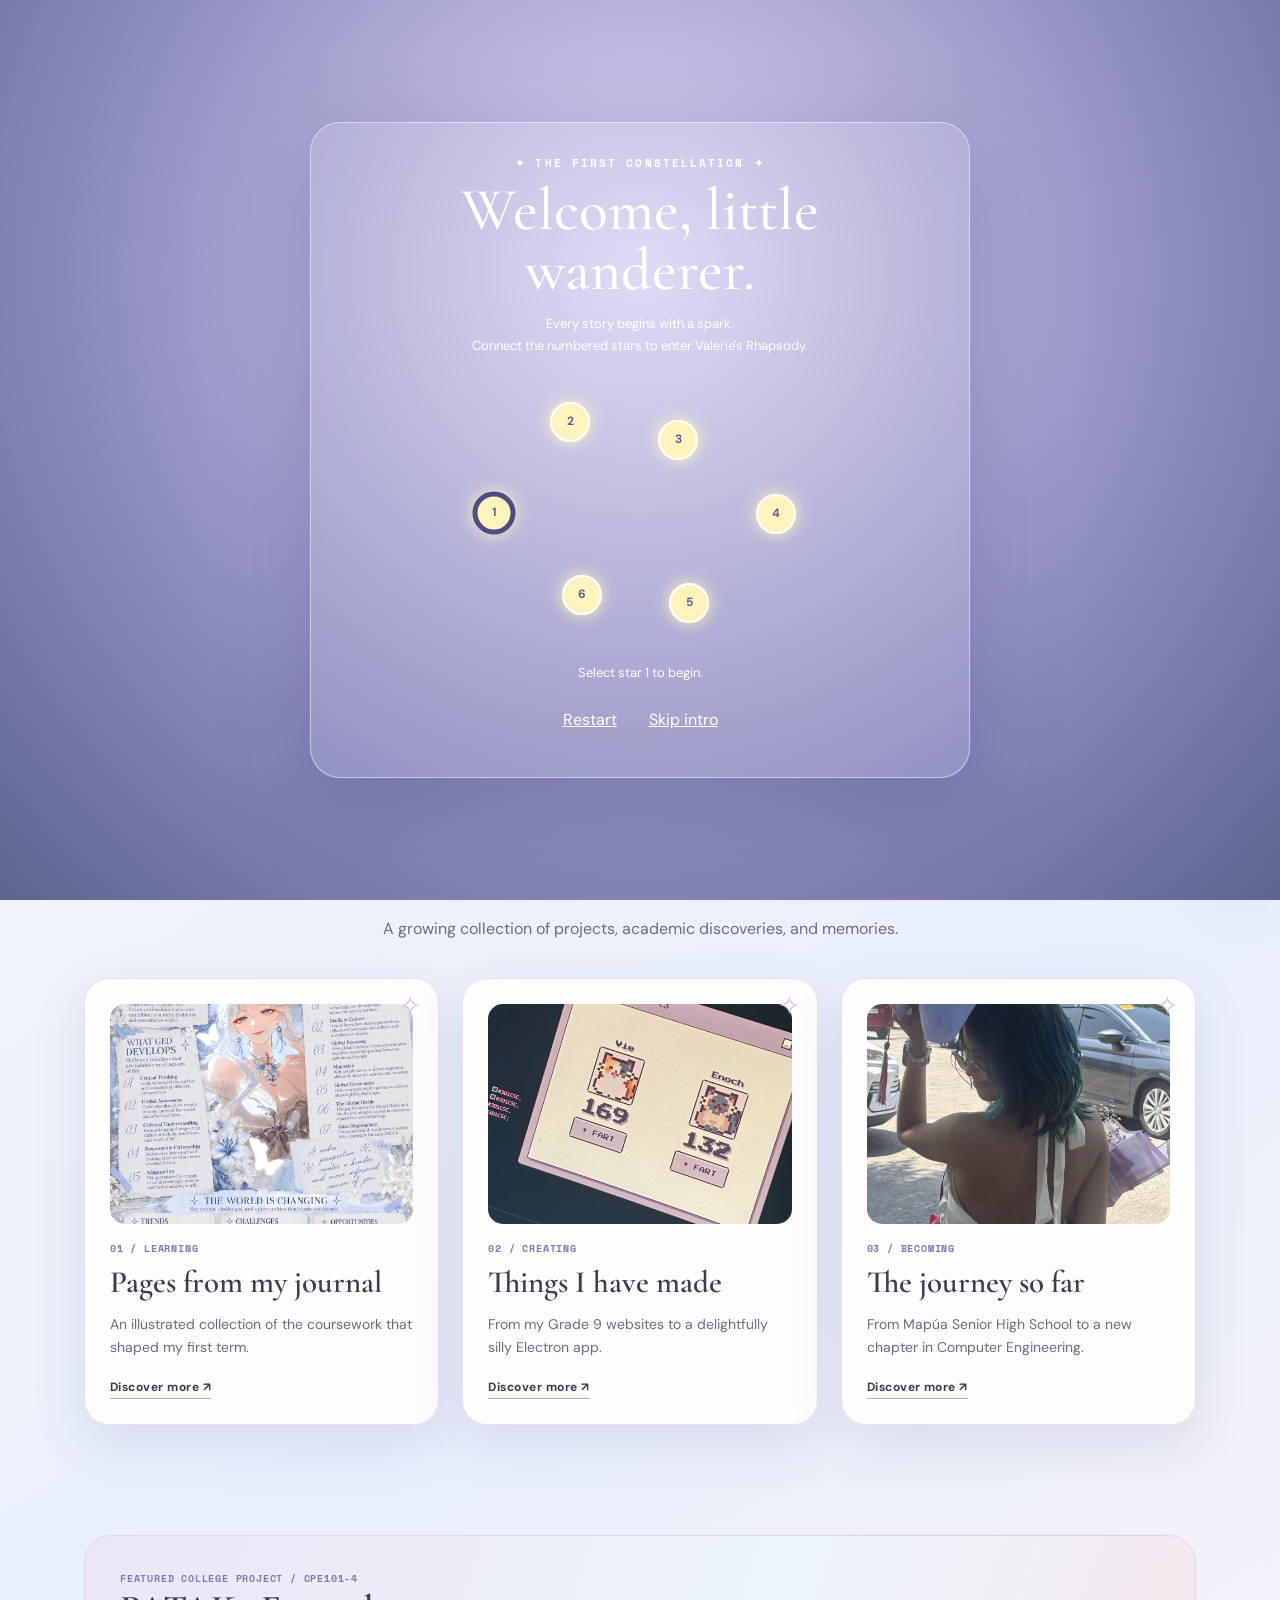
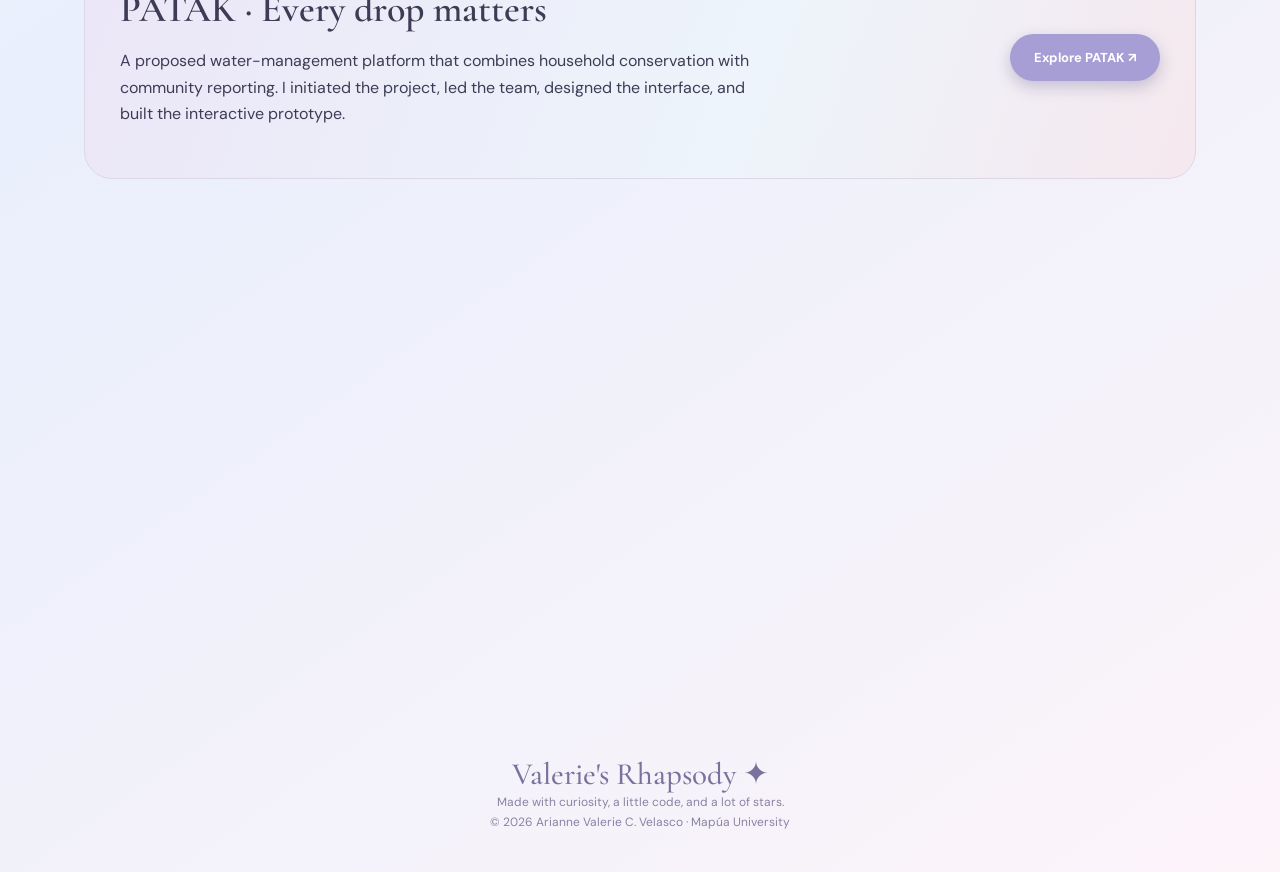
<file: index.html>
<!doctype html><html lang="en"><head><meta charset="utf-8"><meta name="viewport" content="width=device-width,initial-scale=1"><meta name="theme-color" content="#e8e4f5"><meta name="description" content="Valerie's Rhapsody — the academic and creative portfolio of Arianne Valerie C. Velasco, a Mapúa Computer Engineering student."><title>Index | Valerie's Rhapsody</title><link rel="stylesheet" href="style.css"></head><body data-page="home"><div id="app"></div><script src="app.js" defer></script></body></html>
</file>
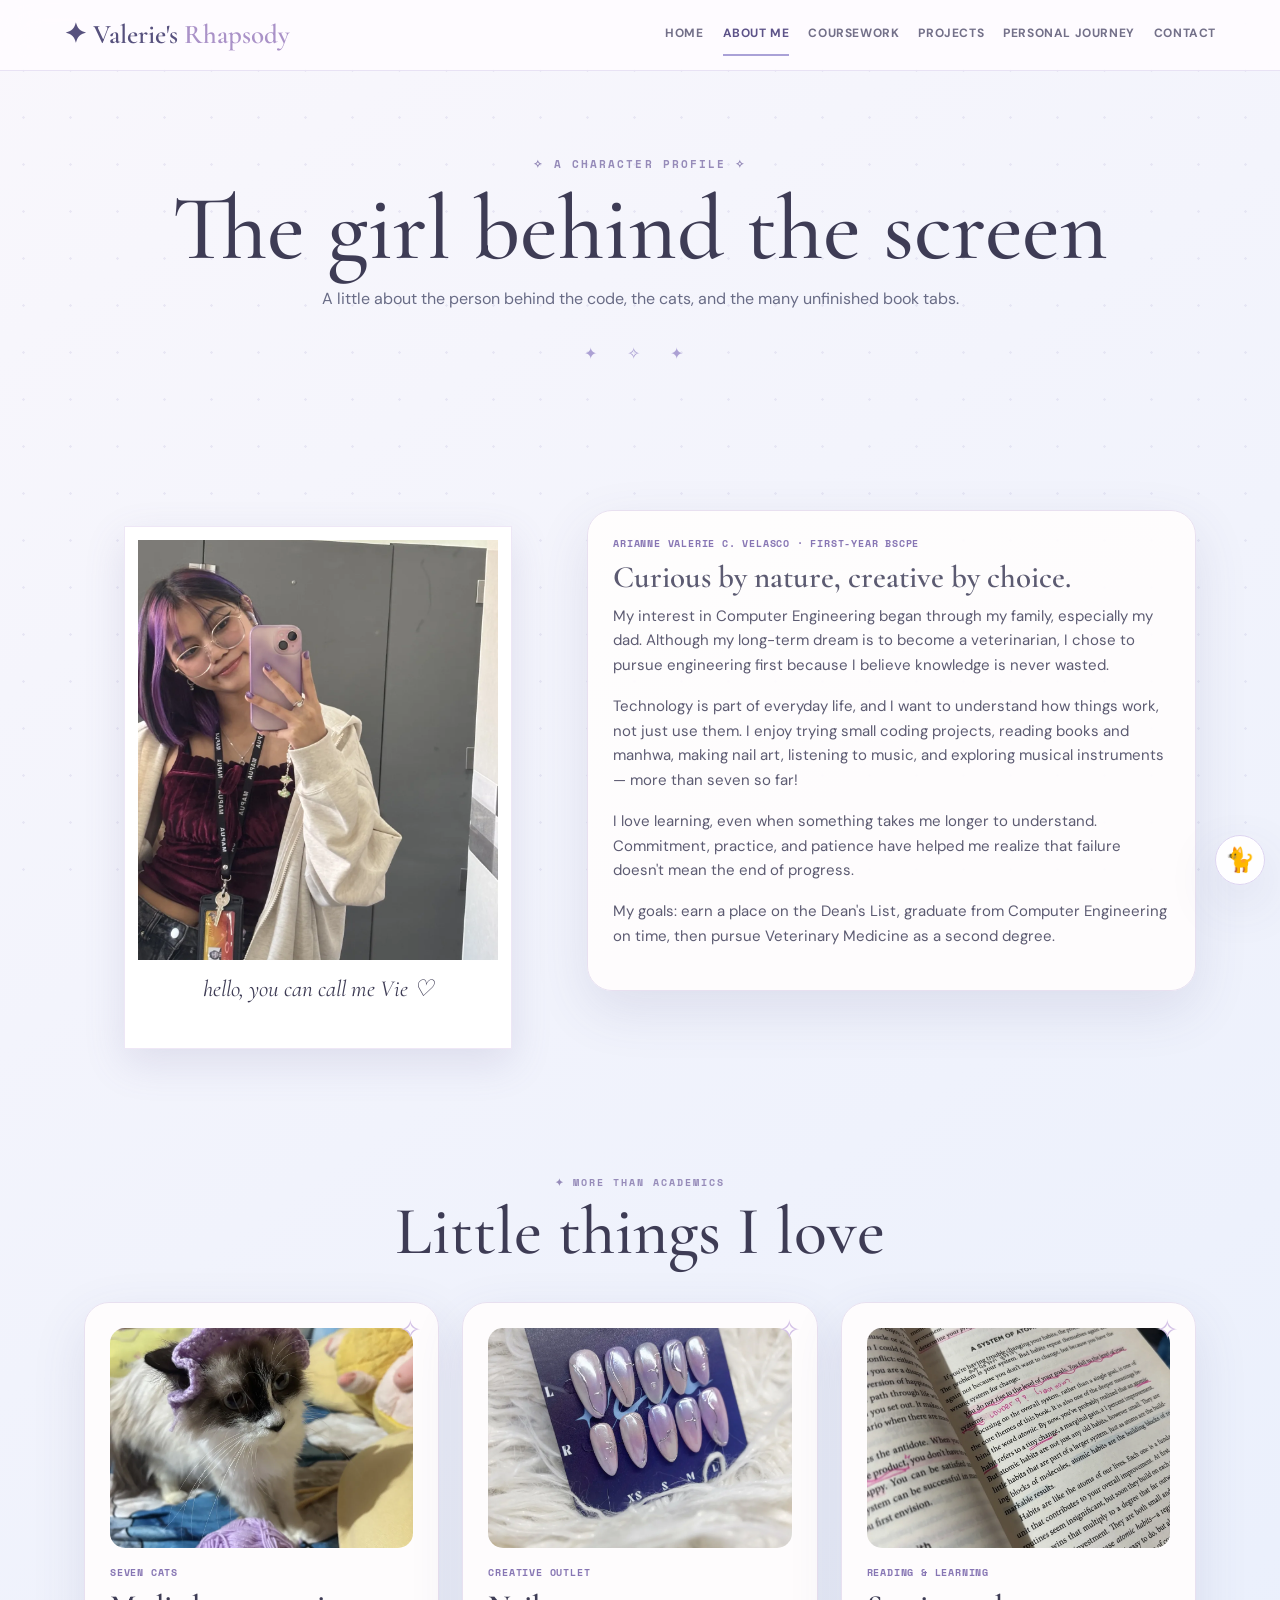
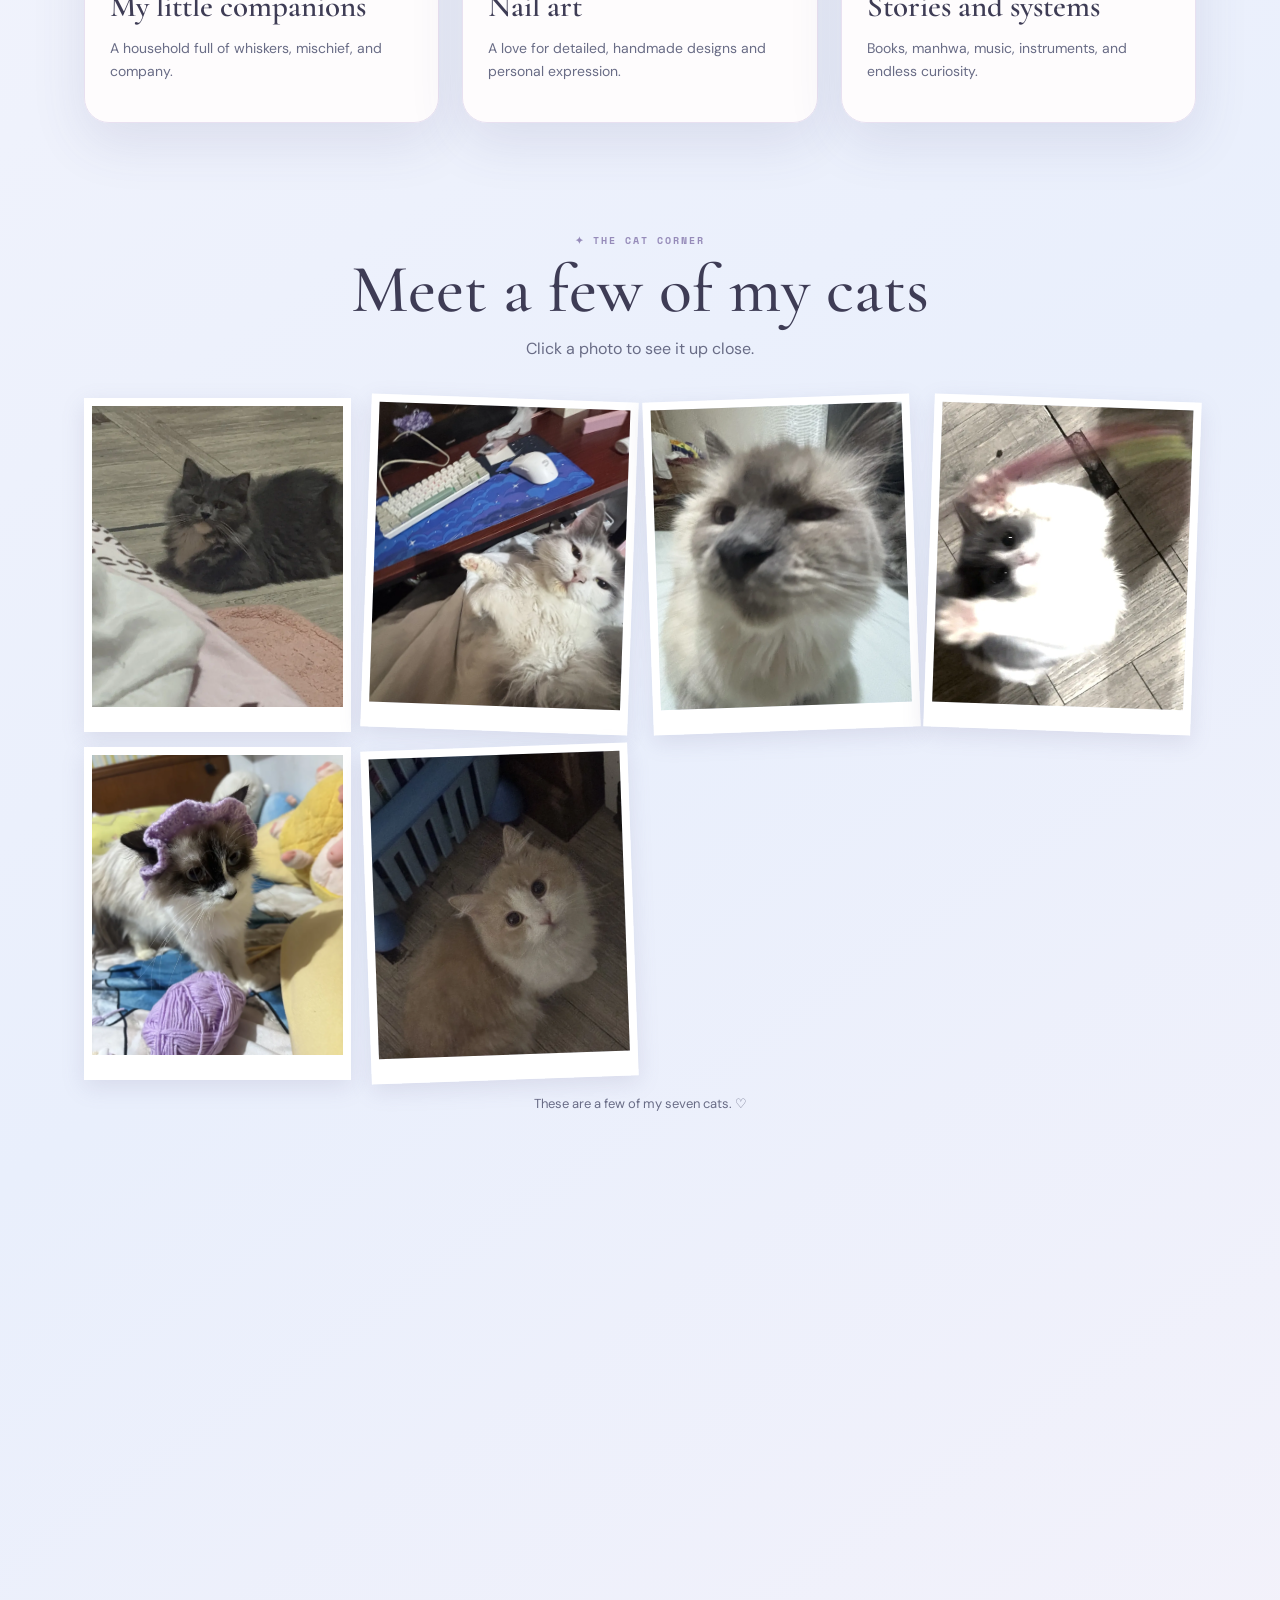
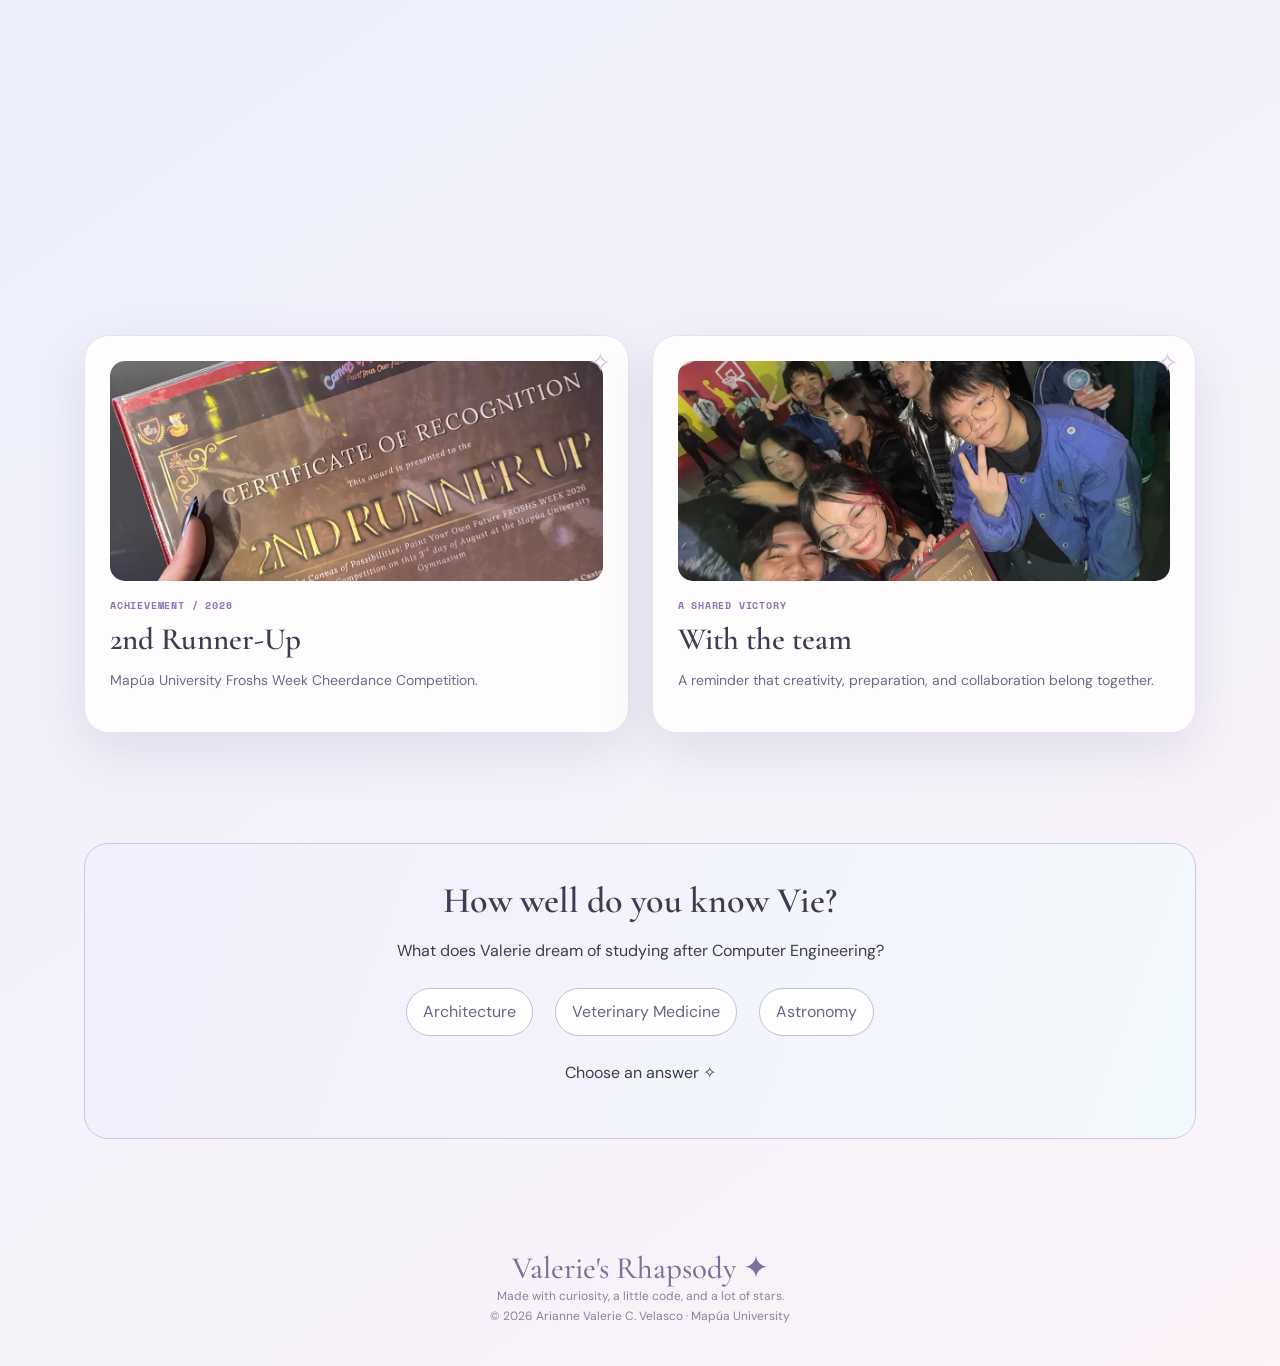
<file: about.html>
<!doctype html><html lang="en"><head><meta charset="utf-8"><meta name="viewport" content="width=device-width,initial-scale=1"><meta name="theme-color" content="#e8e4f5"><meta name="description" content="Valerie's Rhapsody — the academic and creative portfolio of Arianne Valerie C. Velasco, a Mapúa Computer Engineering student."><title>About | Valerie's Rhapsody</title><link rel="stylesheet" href="style.css"></head><body data-page="about"><div id="app"></div><script src="app.js" defer></script></body></html>
</file>
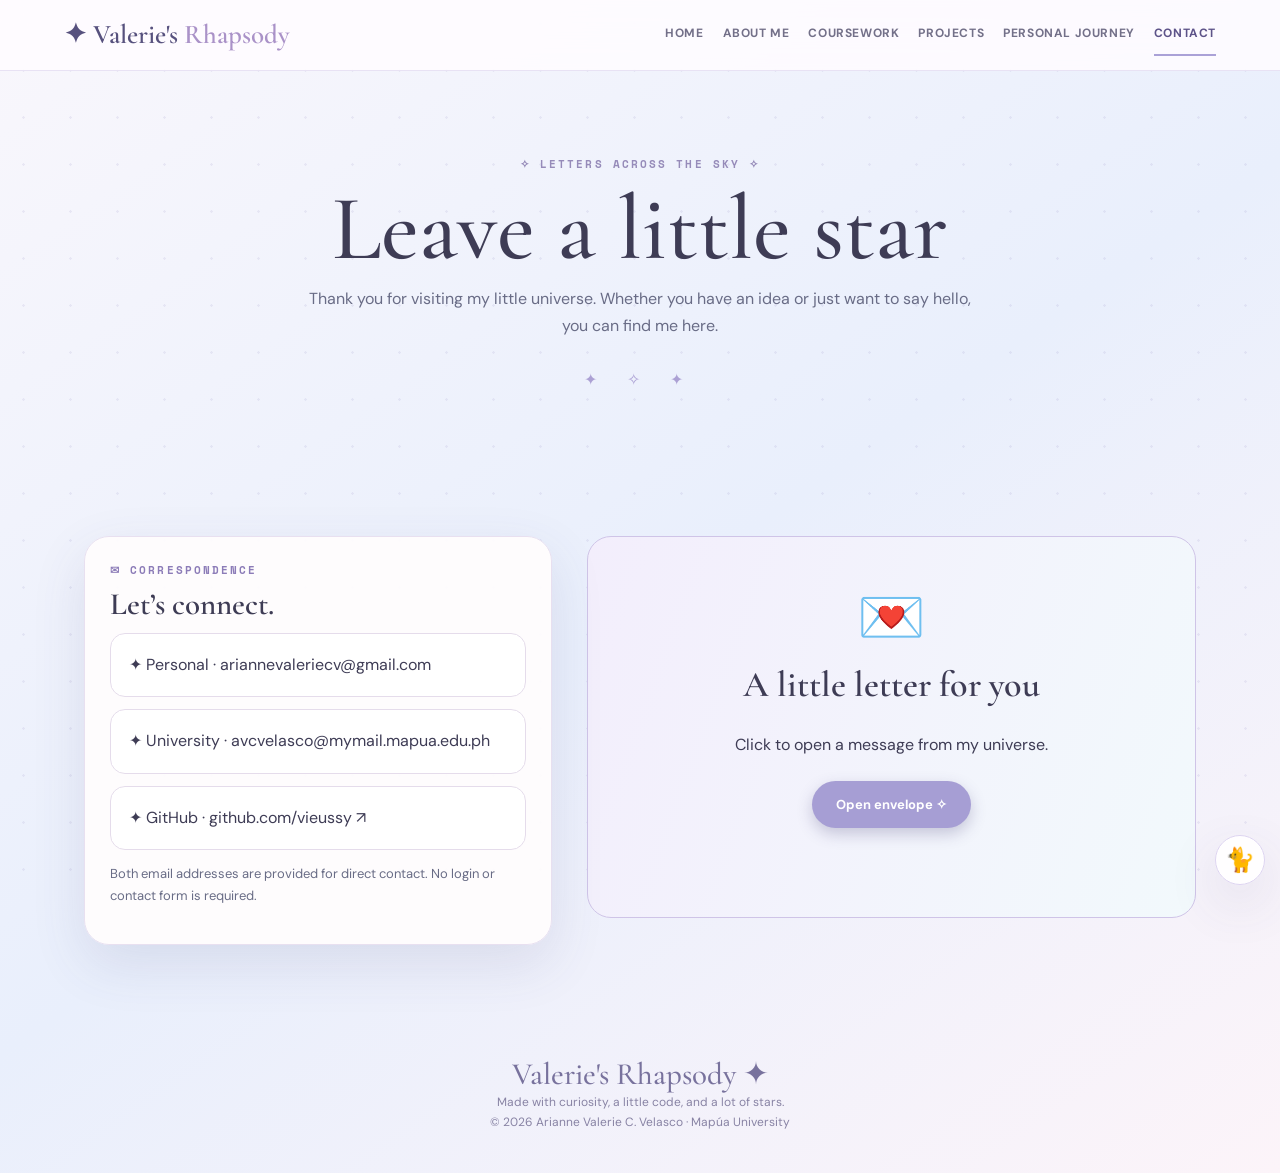
<file: contact.html>
<!doctype html><html lang="en"><head><meta charset="utf-8"><meta name="viewport" content="width=device-width,initial-scale=1"><meta name="theme-color" content="#e8e4f5"><meta name="description" content="Valerie's Rhapsody — the academic and creative portfolio of Arianne Valerie C. Velasco, a Mapúa Computer Engineering student."><title>Contact | Valerie's Rhapsody</title><link rel="stylesheet" href="style.css"></head><body data-page="contact"><div id="app"></div><script src="app.js" defer></script></body></html>
</file>
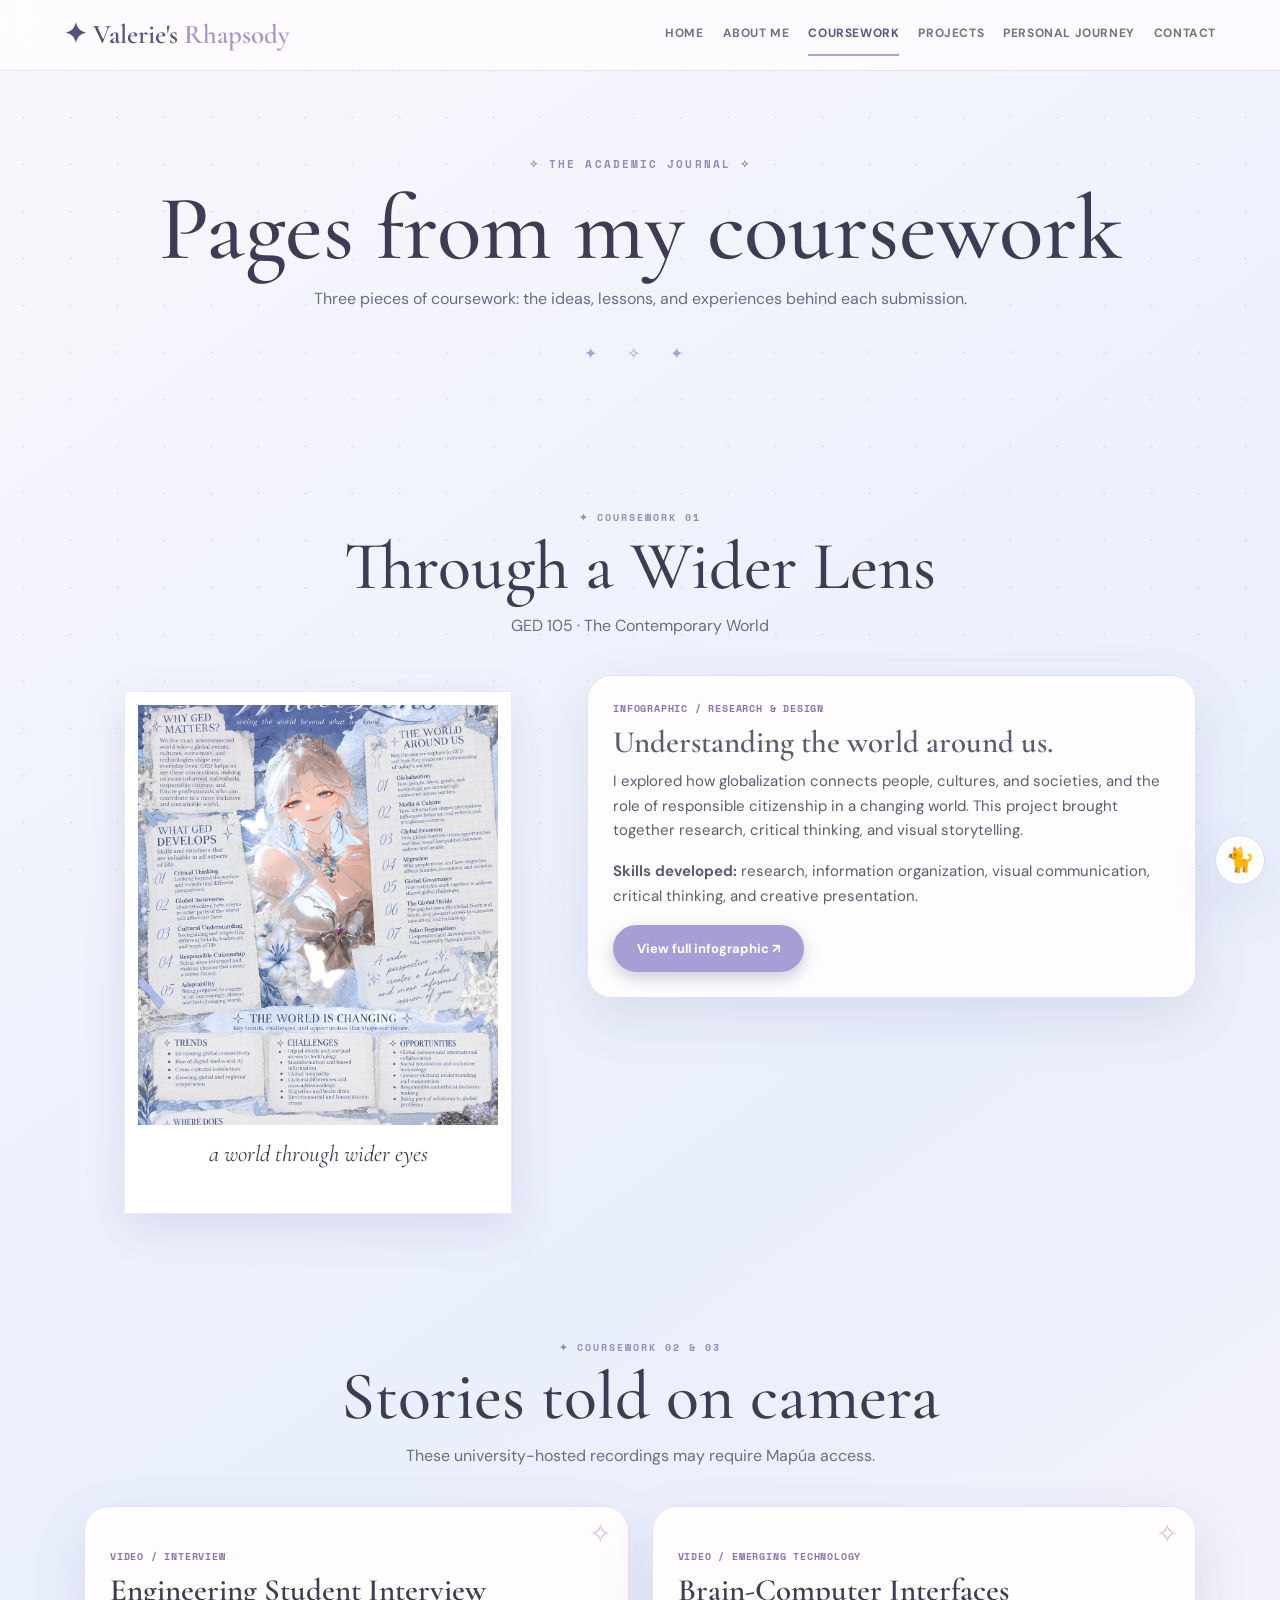
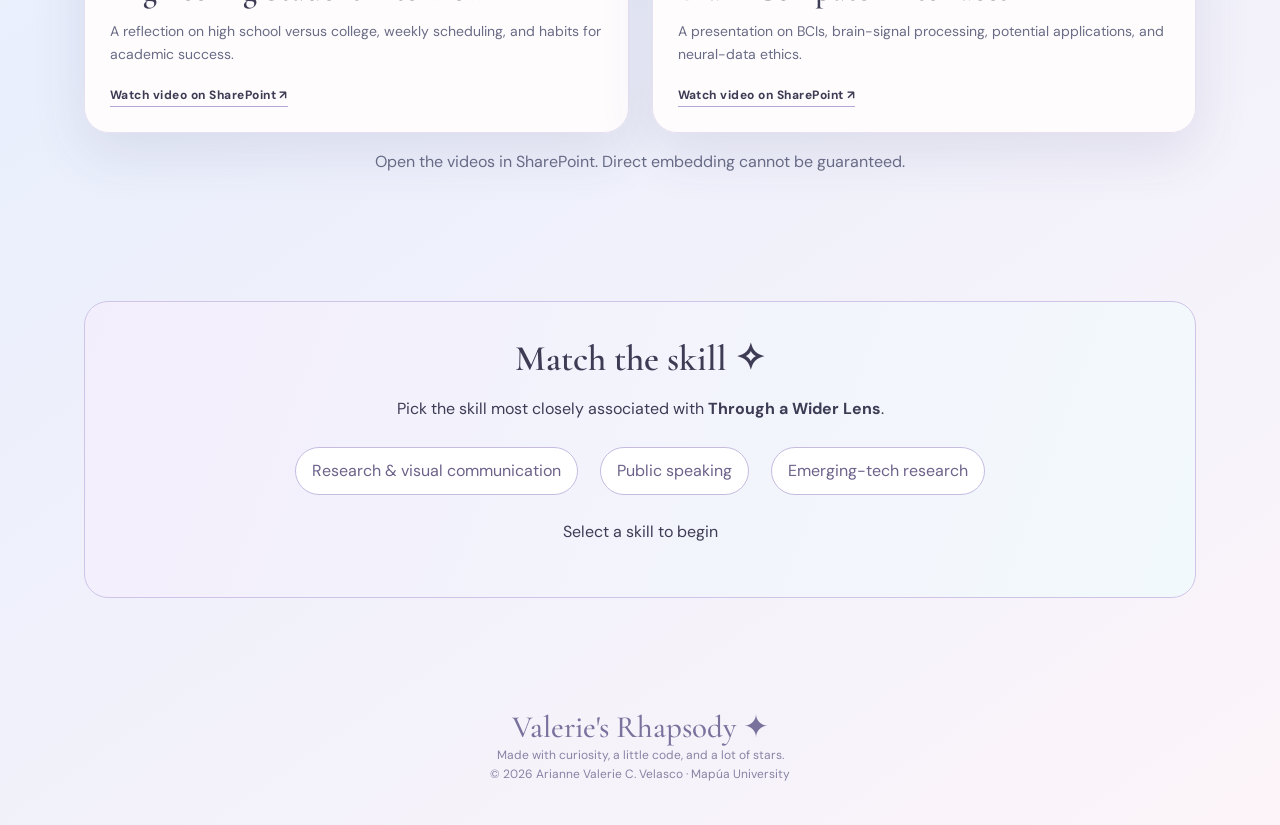
<file: coursework.html>
<!doctype html><html lang="en"><head><meta charset="utf-8"><meta name="viewport" content="width=device-width,initial-scale=1"><meta name="theme-color" content="#e8e4f5"><meta name="description" content="Valerie's Rhapsody — the academic and creative portfolio of Arianne Valerie C. Velasco, a Mapúa Computer Engineering student."><title>Coursework | Valerie's Rhapsody</title><link rel="stylesheet" href="style.css"></head><body data-page="coursework"><div id="app"></div><script src="app.js" defer></script></body></html>
</file>
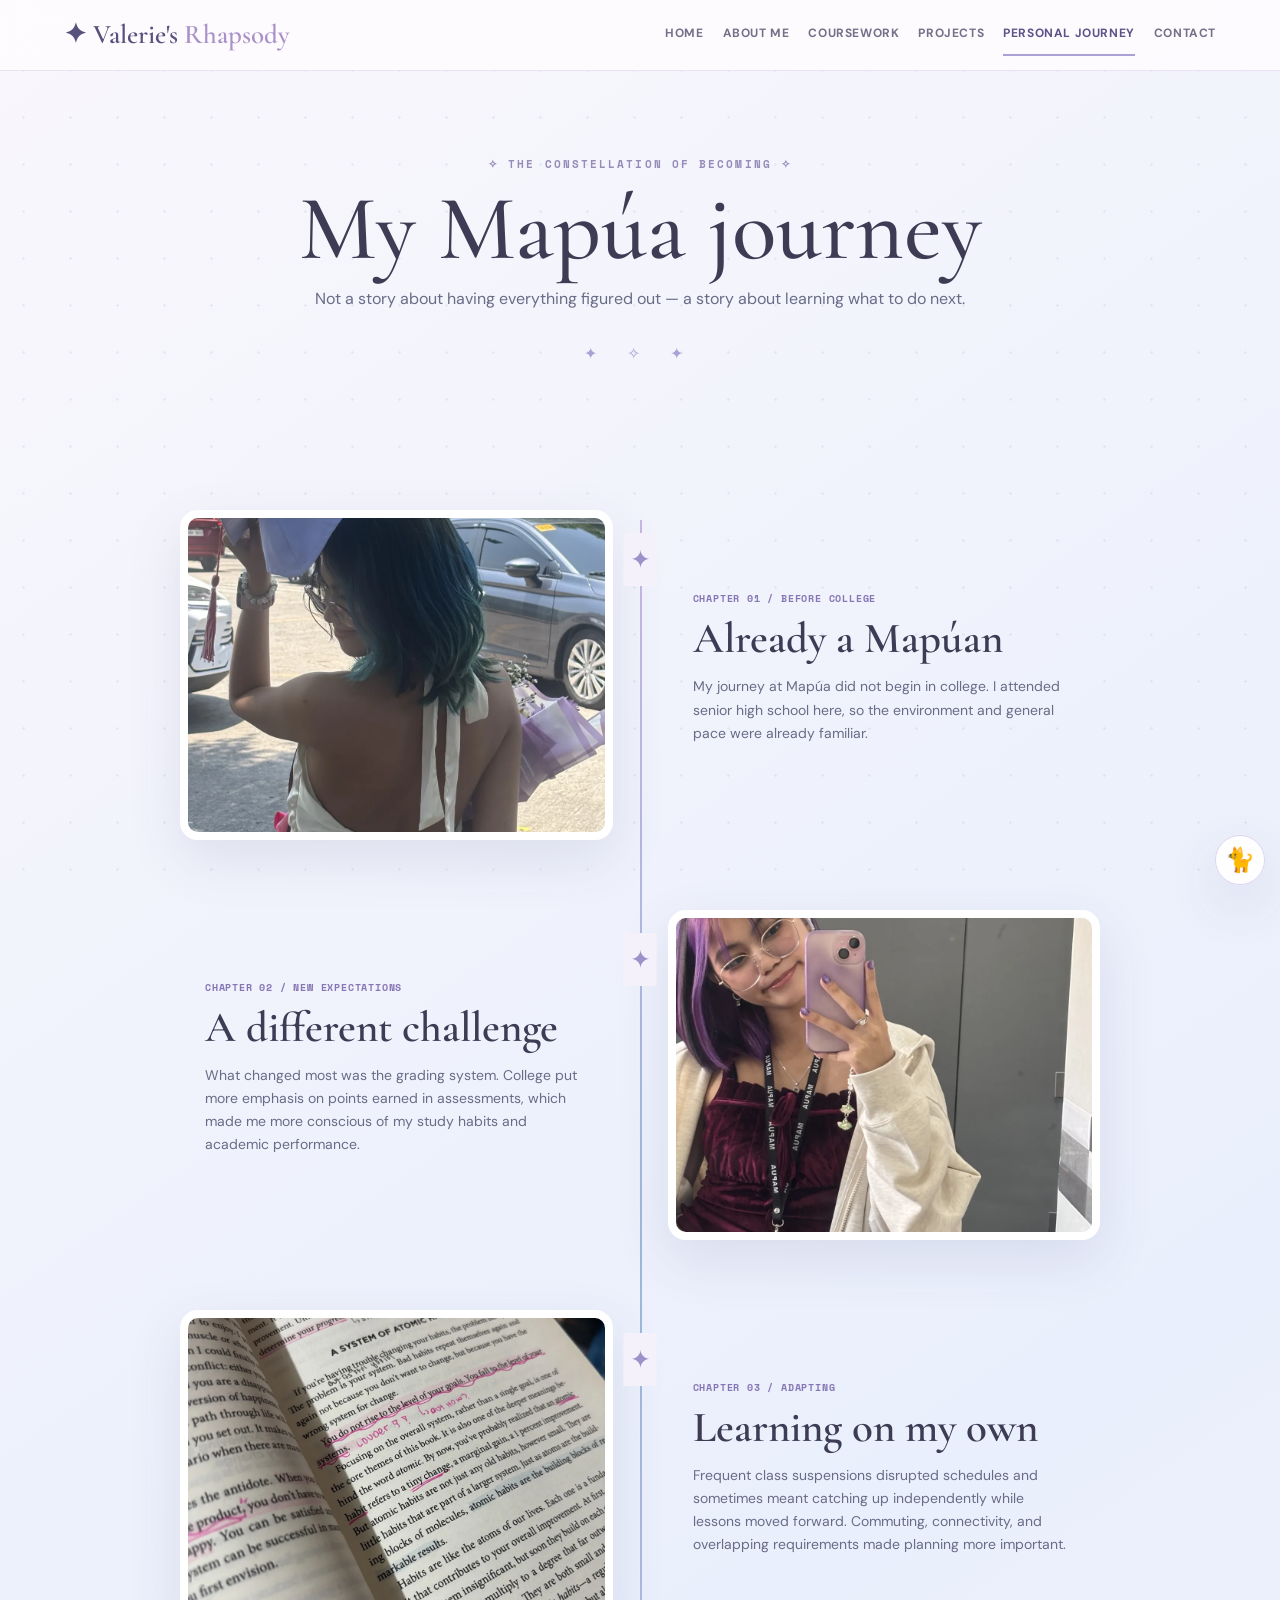
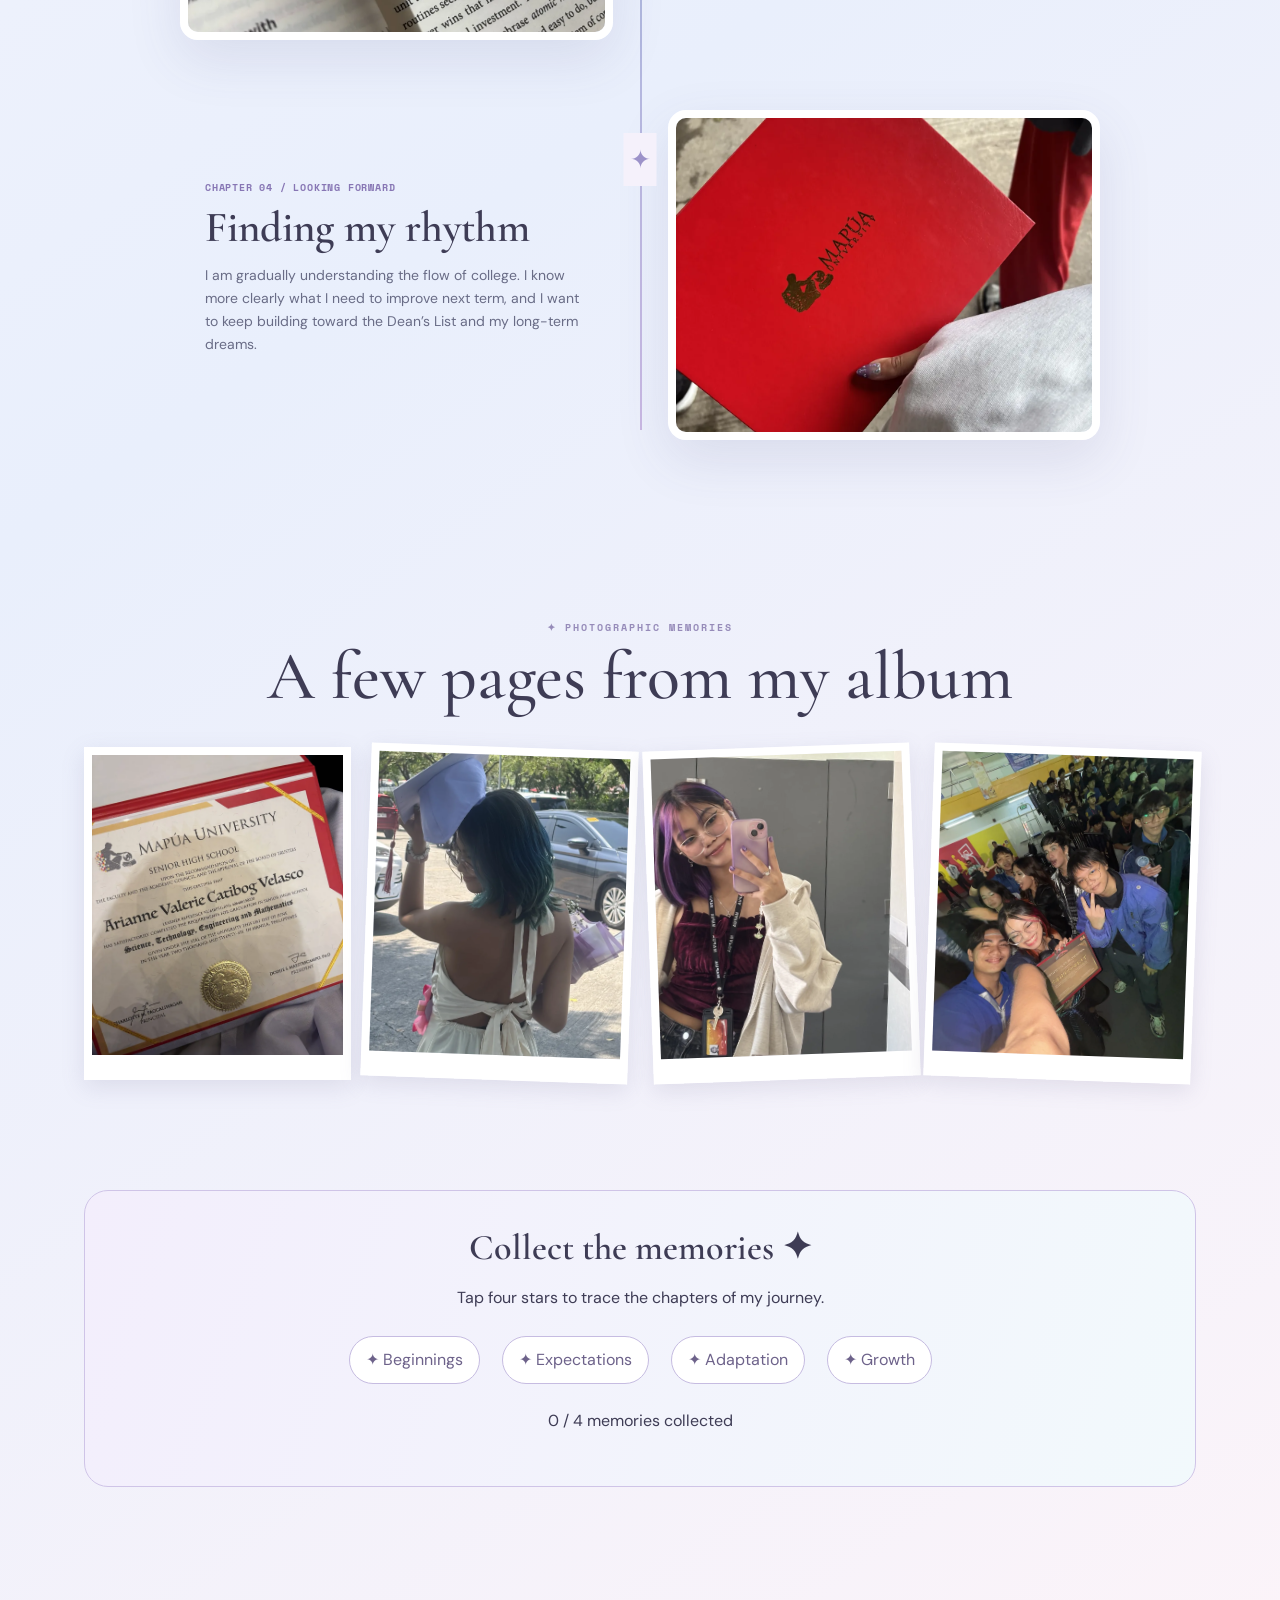
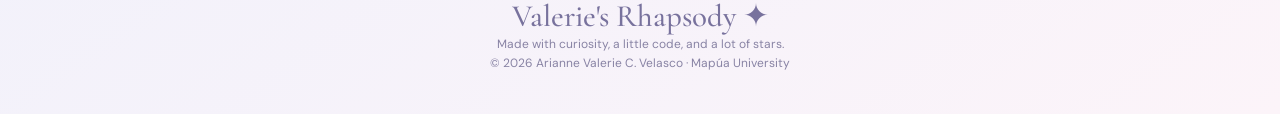
<file: journey.html>
<!doctype html><html lang="en"><head><meta charset="utf-8"><meta name="viewport" content="width=device-width,initial-scale=1"><meta name="theme-color" content="#e8e4f5"><meta name="description" content="Valerie's Rhapsody — the academic and creative portfolio of Arianne Valerie C. Velasco, a Mapúa Computer Engineering student."><title>Journey | Valerie's Rhapsody</title><link rel="stylesheet" href="style.css"></head><body data-page="journey"><div id="app"></div><script src="app.js" defer></script></body></html>
</file>
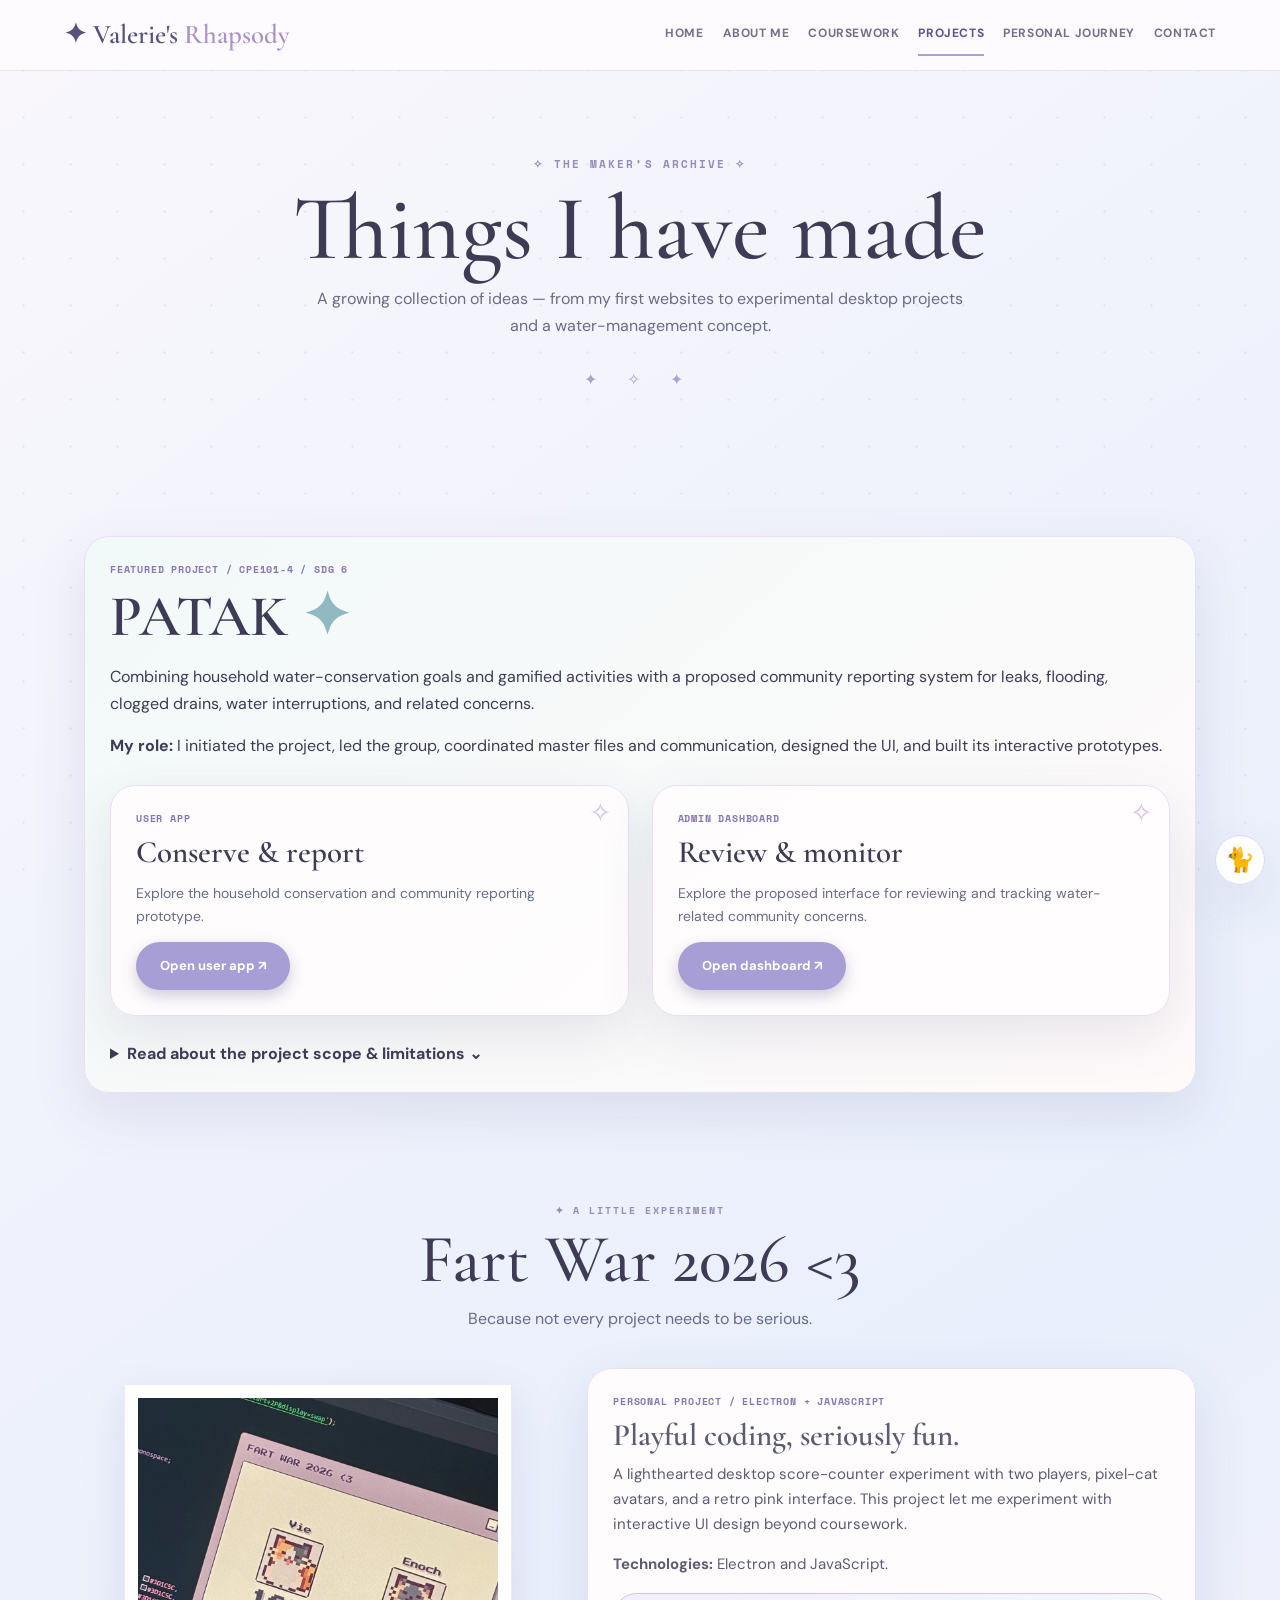
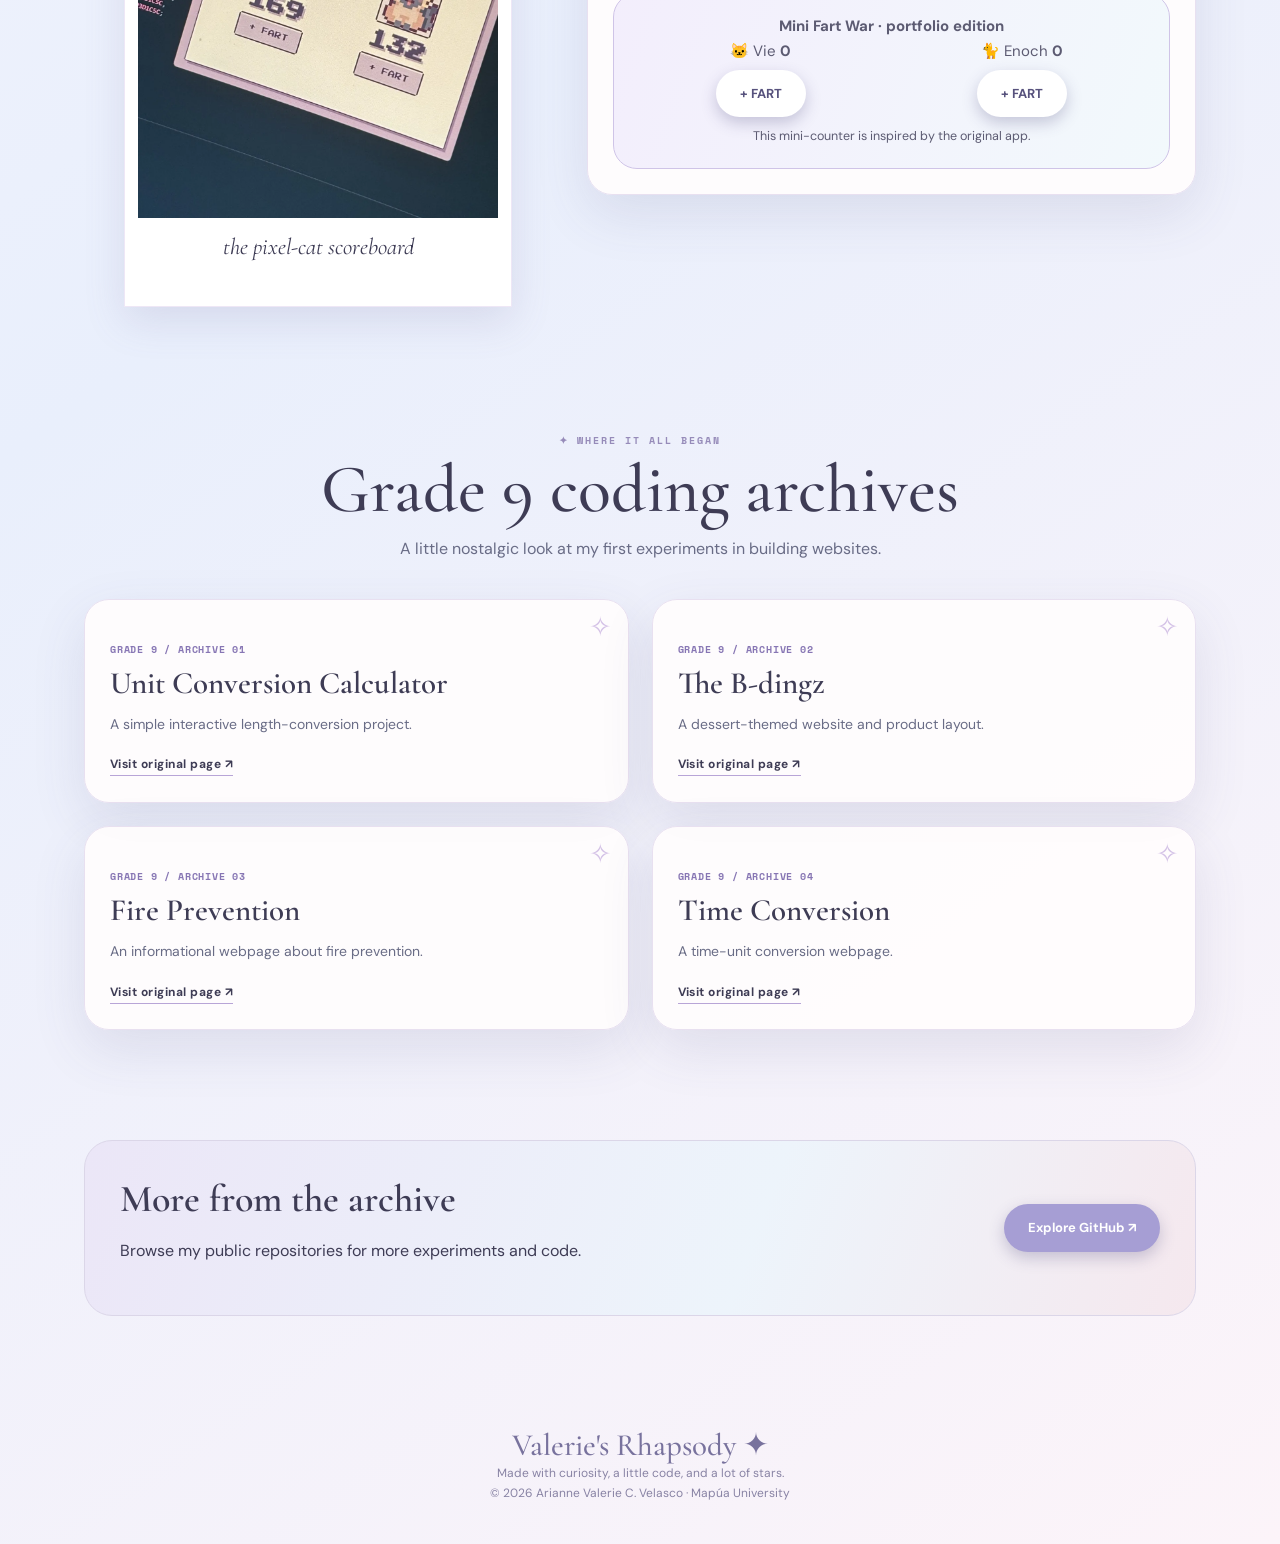
<file: projects.html>
<!doctype html><html lang="en"><head><meta charset="utf-8"><meta name="viewport" content="width=device-width,initial-scale=1"><meta name="theme-color" content="#e8e4f5"><meta name="description" content="Valerie's Rhapsody — the academic and creative portfolio of Arianne Valerie C. Velasco, a Mapúa Computer Engineering student."><title>Projects | Valerie's Rhapsody</title><link rel="stylesheet" href="style.css"></head><body data-page="projects"><div id="app"></div><script src="app.js" defer></script></body></html>
</file>
<file: style.css>
@import url('https://fonts.googleapis.com/css2?family=Cormorant+Garamond:wght@400;500;600;700&family=DM+Sans:wght@400;500;600;700&family=Space+Mono:wght@400;700&display=swap');
:root{--ink:#3e3c55;--muted:#696c86;--lav:#bfb4e6;--blue:#aabde5;--cream:#fffaf5;--paper:#fffefd;--gold:#c9b18f;--rose:#efd6e4;--teal:#c6e5de;--shadow:0 19px 54px rgba(77,73,124,.12)}*{box-sizing:border-box}html{scroll-behavior:smooth}body{margin:0;font-family:'DM Sans',sans-serif;color:var(--ink);line-height:1.65;background:linear-gradient(145deg,#f9f7fc,#e9effc 51%,#fcf4f9);min-height:100vh}body:before{content:'';position:fixed;inset:0;z-index:-1;pointer-events:none;background-image:radial-gradient(#a6a0d0 1px,transparent 1.5px);background-size:47px 47px;opacity:.17}button,a{font:inherit}button{cursor:pointer}a{color:inherit}a:hover{color:#7470bd}img{max-width:100%;display:block}.shell{max-width:1160px;margin:auto;padding:0 24px}.nav{position:sticky;top:0;z-index:30;background:rgba(255,252,255,.85);backdrop-filter:blur(17px);border-bottom:1px solid #e8e2f4}.navinner{max-width:1200px;margin:auto;display:flex;align-items:center;justify-content:space-between;padding:14px 24px;gap:16px}.brand{font:600 27px 'Cormorant Garamond',serif;white-space:nowrap;text-decoration:none;color:#57517e}.brand span{color:#aa92c8}.navlinks{display:flex;gap:19px;align-items:center}.navlinks a{text-decoration:none;font-size:12px;font-weight:700;letter-spacing:.05em;text-transform:uppercase;color:#737089;padding:10px 0;border-bottom:2px solid transparent}.navlinks a[aria-current=page]{border-color:#aaa1d7;color:#5d5389}.menu{display:none;background:#eee9fa;color:var(--ink);border:0;padding:10px 15px;border-radius:12px}.hero{min-height:620px;margin:43px auto 24px;position:relative;overflow:hidden;background:linear-gradient(120deg,rgba(102,117,182,.93),rgba(162,169,217,.84) 56%,rgba(188,167,205,.86));border:7px solid rgba(255,255,255,.65);outline:1px solid #dcd5ee;border-radius:33px;box-shadow:var(--shadow);color:white;display:grid;grid-template-columns:1fr .91fr;align-items:center}.hero:before{content:'';position:absolute;inset:0;background:radial-gradient(circle at 12% 40%,#dce5ff55 0 17%,transparent 18%),radial-gradient(circle at 85% 96%,#ede7ff66 0 19%,transparent 20%),radial-gradient(#fff9 1px,transparent 2px);background-size:auto,auto,32px 32px;opacity:.67}.hero .intro{padding:70px 35px 65px 64px;position:relative;z-index:2}.eyebrow{font:700 11px 'Space Mono',monospace;letter-spacing:.19em;text-transform:uppercase}.hero h1{font:500 clamp(58px,8vw,108px)/.91 'Cormorant Garamond',serif;margin:24px 0}.hero .subtitle{font-size:17px;max-width:400px;color:#fffef9}.hero .tag{font:italic 25px 'Cormorant Garamond',serif;margin:26px 0}.hero .figure{align-self:end;height:100%;display:flex;align-items:end;justify-content:center;position:relative}.hero .figure img{object-fit:cover;object-position:center 28%;height:540px;width:90%;max-width:430px;border-radius:210px 210px 18px 18px;border:6px solid #fff8;box-shadow:0 0 0 12px #fff2,0 0 65px #d9c6ed66}.hero .figure:after{content:'✦  ✧   ✦';position:absolute;top:5%;right:8%;font-size:29px;letter-spacing:14px;opacity:.8}.btn{border:none;background:#fff;color:#57527d;padding:13px 24px;border-radius:40px;font-size:13px;font-weight:700;text-decoration:none;display:inline-flex;align-items:center;gap:8px;box-shadow:0 6px 15px #413b7440;transition:transform .22s,box-shadow .22s}.btn:hover{transform:translateY(-3px);box-shadow:0 12px 22px #413b7440;color:#56517e}.btn.alt{background:#a69ed4;color:white}.btn.line{background:transparent;border:1px solid #c5b9de;box-shadow:none}.btns{display:flex;gap:12px;flex-wrap:wrap;margin-top:28px}.section{padding:55px 0}.sectiontitle{text-align:center;margin:0 0 36px}.sectiontitle .small{font:700 10px 'Space Mono',monospace;letter-spacing:.2em;color:#968bb9;text-transform:uppercase}.sectiontitle h2{font:500 clamp(42px,6vw,68px)/1 'Cormorant Garamond',serif;margin:8px 0 12px}.sectiontitle p{max-width:600px;margin:0 auto;color:var(--muted)}.grid{display:grid;grid-template-columns:repeat(3,1fr);gap:23px}.grid.two{grid-template-columns:repeat(2,1fr)}.card,.paper{background:#fffdfdec;border:1px solid #e8e0f0;border-radius:25px;box-shadow:var(--shadow);padding:25px;position:relative;overflow:hidden}.card:before{content:'✧';position:absolute;right:16px;top:5px;color:#d4c2e7;font-size:27px}.card h3,.paper h3{font:600 31px/1.05 'Cormorant Garamond',serif;margin:10px 0}.card p{color:var(--muted);font-size:14px}.card img,.paper img{width:100%;height:220px;object-fit:cover;border-radius:15px}.card img.vertical{height:290px;object-position:top}.card .pill,.pill{font:700 10px 'Space Mono',monospace;letter-spacing:.08em;color:#8776b4;text-transform:uppercase}.link{font-size:12px;font-weight:700;letter-spacing:.04em;text-decoration:none;border-bottom:1px solid #b8a5d7;padding-bottom:3px}.flourish{color:#aca1d4;letter-spacing:13px;text-align:center;margin:28px}.banner{padding:35px;border:1px solid #dbd6e8;border-radius:28px;background:linear-gradient(110deg,#ebe6f7,#edf4fb 60%,#f5e8ee);display:flex;gap:25px;align-items:center;justify-content:space-between}.banner p{max-width:650px}.banner h3{font:600 38px 'Cormorant Garamond',serif;margin:0}.pagehead{text-align:center;padding:85px 10px 60px;position:relative}.pagehead h1{font:500 clamp(58px,8vw,92px)/.94 'Cormorant Garamond',serif;margin:14px 0}.pagehead p{max-width:670px;margin:auto;color:var(--muted)}.columns{display:grid;grid-template-columns:1fr 1.3fr;gap:35px;align-items:start}.polaroid{background:#fff;padding:13px 13px 45px;box-shadow:0 14px 38px #716c9c29;transform:rotate(-2deg);border:1px solid #eee7f6}.polaroid img{width:100%;height:420px;object-fit:cover}.polaroid figcaption{text-align:center;font:italic 23px 'Cormorant Garamond',serif;margin-top:15px}.prose{font-size:15px;color:#5c5b72}.prose p{margin:0 0 16px}.tilegallery{display:grid;grid-template-columns:repeat(4,1fr);gap:15px}.tilegallery img{width:100%;aspect-ratio:4/5;object-fit:cover;border:8px solid white;border-bottom-width:25px;box-shadow:0 7px 22px #7972962a;transform:rotate(var(--r,0deg));transition:transform .2s;cursor:zoom-in}.tilegallery img:nth-child(2n){--r:2deg}.tilegallery img:nth-child(3n){--r:-2deg}.tilegallery img:hover{transform:rotate(0deg) scale(1.035)}.timeline{max-width:920px;margin:auto;position:relative}.timeline:before{content:'';position:absolute;left:50%;top:10px;bottom:10px;width:2px;background:linear-gradient(#c9b7e2,#9bb7db,#c9b7e2)}.chapter{display:grid;grid-template-columns:1fr 1fr;gap:55px;align-items:center;margin-bottom:70px;position:relative}.chapter:after{content:'✦';position:absolute;left:50%;top:23px;transform:translateX(-50%);background:#f5f1fb;color:#9c92c9;padding:6px;font-size:25px}.chapter:nth-child(even) .chapterpic{order:2}.chapter:nth-child(even) .chaptertext{order:1}.chapterpic img{width:100%;height:330px;object-fit:cover;border-radius:18px;border:8px solid #fff;box-shadow:var(--shadow)}.chaptertext{padding:25px}.chaptertext h2{font:600 43px 'Cormorant Garamond',serif;line-height:1.05;margin:10px 0}.chaptertext p{color:var(--muted);font-size:14px}.gamebox{padding:35px;border:1px solid #cfc4e7;border-radius:24px;background:linear-gradient(110deg,#f3eefc,#f2f9fc);text-align:center}.gamebox h3{font:600 36px 'Cormorant Garamond',serif;margin:0 0 10px}.gamebox button{margin:6px}.chips{display:flex;justify-content:center;flex-wrap:wrap;gap:10px;margin:18px}.chip{background:white;border:1px solid #c6bce1;border-radius:30px;padding:10px 16px;color:#6d628a}.chip.selected{background:#a9a0d8;color:white}.contactline{display:block;padding:18px;margin:12px auto;text-decoration:none;background:#fff;border:1px solid #e5dceb;border-radius:15px;overflow-wrap:anywhere}.contactline:hover{background:#f2edfb}.footer{text-align:center;padding:55px 20px 40px;color:#8883a4;font-size:12px}.footer b{display:block;font:500 31px 'Cormorant Garamond',serif;color:#78729d}.sparkles{pointer-events:none;position:absolute;inset:0;overflow:hidden}.sparkles i{position:absolute;color:#fff9;font-style:normal;animation:twinkle 4s infinite alternate}@keyframes twinkle{from{opacity:.2;transform:scale(.6)}to{opacity:1;transform:scale(1.2)}}.overlay{position:fixed;inset:0;background:radial-gradient(circle at 50% 30%,#ddd7f4,#8988bd 64%,#5b658f);z-index:100;display:flex;align-items:center;justify-content:center;padding:15px;color:white;text-align:center}.overlay.hidden{display:none}.gate{width:min(660px,100%);background:#ffffff1c;border:1px solid #ffffff77;padding:32px 35px;border-radius:30px;box-shadow:0 25px 90px #2f356b44;backdrop-filter:blur(12px)}.gate h1{font:500 60px 'Cormorant Garamond',serif;line-height:1;margin:9px 0}.gate p{font-size:13px}.starboard{display:block;width:min(100%,470px);height:auto;margin:12px auto;overflow:visible;touch-action:manipulation}.starboard .star{cursor:pointer;outline:none}.starboard .star circle{fill:#fff3bd;stroke:#fff;stroke-width:2;filter:drop-shadow(0 0 8px #fff5bb)}.starboard .star text{font:700 12px 'DM Sans',sans-serif;fill:#59638d;text-anchor:middle;dominant-baseline:middle;pointer-events:none}.starboard .star:focus circle{stroke:#514c80;stroke-width:5}.starboard .star.hit circle{fill:#fffbff}.overlay .softbtn{background:none;border:0;color:#fff;text-decoration:underline;cursor:pointer;margin:10px}.modal{position:fixed;inset:0;background:#201b3dbc;z-index:60;display:none;align-items:center;justify-content:center;padding:25px}.modal.active{display:flex}.modal figure{max-width:min(900px,90vw);margin:0;max-height:90vh}.modal img{max-height:82vh;width:auto;object-fit:contain;border:9px solid white;border-radius:12px}.modal button{position:absolute;right:22px;top:20px;background:white;border:0;border-radius:25px;padding:10px 16px}.reveal{opacity:0;transform:translateY(25px);transition:opacity .7s,transform .7s}.reveal.visible{opacity:1;transform:none}.float{animation:float 6s ease-in-out infinite}@keyframes float{50%{transform:translateY(-10px)}}.tinycat{position:fixed;right:15px;bottom:15px;border:1px solid #ddd4f0;background:#ffffffea;border-radius:40px;width:50px;height:50px;z-index:29;font-size:24px;box-shadow:var(--shadow)}.toast{position:fixed;bottom:70px;right:15px;background:#5d5787;color:white;padding:13px 20px;border-radius:12px;z-index:80;max-width:260px;box-shadow:var(--shadow)}
@media(max-width:850px){.menu{display:block}.navlinks{display:none;position:absolute;left:12px;right:12px;top:65px;background:#fff;border:1px solid #e6def1;border-radius:20px;padding:12px 22px;box-shadow:var(--shadow);flex-direction:column;align-items:stretch;gap:0}.navlinks.open{display:flex}.hero{grid-template-columns:1fr}.hero .intro{padding:48px 40px 20px}.hero .figure img{height:365px;width:65%}.grid{grid-template-columns:repeat(2,1fr)}.columns{grid-template-columns:1fr}.tilegallery{grid-template-columns:repeat(3,1fr)}}
@media(max-width:580px){.shell{padding:0 16px}.brand{font-size:23px}.hero{margin-top:18px;min-height:unset}.hero .intro{padding:33px 24px 15px}.hero h1{font-size:64px}.hero .figure img{height:300px;width:80%}.grid,.grid.two{grid-template-columns:1fr}.card img{height:210px}.banner{display:block}.pagehead{padding:52px 10px 35px}.pagehead h1{font-size:60px}.tilegallery{grid-template-columns:repeat(2,1fr)}.tilegallery img{border-width:5px;border-bottom-width:18px}.timeline:before{left:16px}.chapter{display:flex;flex-direction:column;gap:10px;padding-left:34px;margin-bottom:37px}.chapter:after{left:16px;top:10px}.chapter:nth-child(even) .chapterpic,.chapter:nth-child(even) .chaptertext{order:unset}.chapterpic img{height:300px}.chaptertext{padding:5px}.gate{padding:23px 16px}.gate h1{font-size:43px}.section{padding:34px 0}.polaroid img{height:340px}}
@media(prefers-reduced-motion:reduce){*,*:before,*:after{animation-duration:.01ms!important;transition-duration:.01ms!important;scroll-behavior:auto!important}.reveal{opacity:1;transform:none}}
</file>
